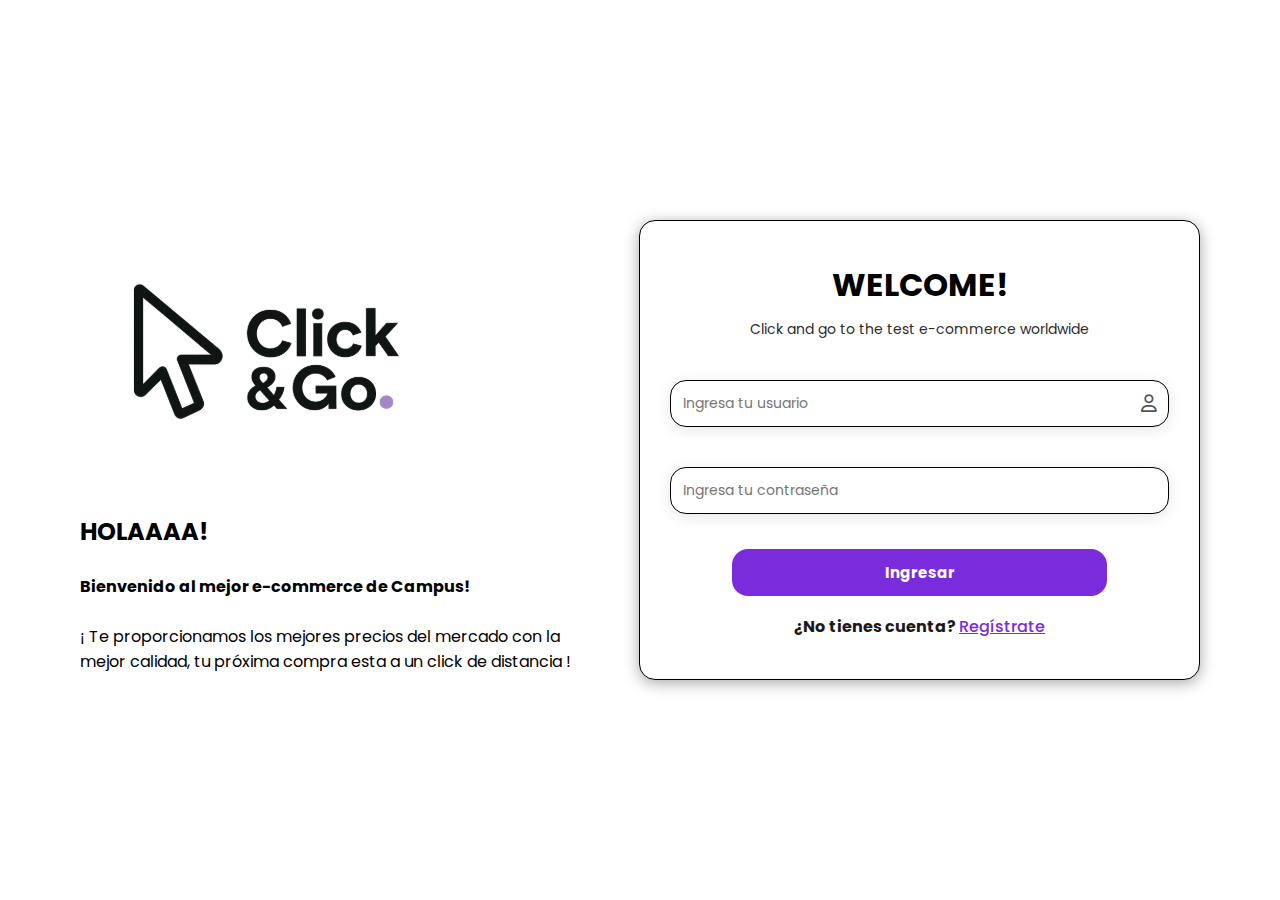
<file: index.html>
<html lang="es">
<head>
    <meta charset="UTF-8">
    <meta name="viewport" content="width=device-width, initial-scale=1.0">
    <title>Click&go - Tu Tienda Online</title>
    <link rel="stylesheet" href="styles.css">
</head>
<body>
    <script>
      // Verificar sesión antes de cargar la tienda
    const user = localStorage.getItem("sessionUser");
    if (!user) {
        window.location.href = "login.html";
    }
    </script>

    <div class="container">
        <!-- Header -->
        <div class="header">
            <img src="./assets/image3.svg" alt="LOGO" class="logo">
            <div class="controls">
                <input type="text" class="search-input" placeholder="Buscar productos...">
                <select class="sort-select">
                    <option value="">Ordenar por</option>
                    <option value="price-asc">Precio: Menor a Mayor</option>
                    <option value="price-desc">Precio: Mayor a Menor</option>
                    <option value="title-asc">Nombre: A-Z</option>
                    <option value="title-desc">Nombre: Z-A</option>
                    <option value="rating-desc">Mejor valorados</option>
                </select>
                <button class="cart-button" id="cartButton">
                    🛒 Carrito
                    <span class="cart-count" id="cartCount">0</span>
                </button>
                <button onclick="logout()" class="cart-button">Cerrar Sesión</button>
            </div>
        </div>

        <!-- Botones de categorías -->
        <div class="categories">
            <button class="category-btn" data-category="" title="Todas">🌐</button>
            <button class="category-btn" data-category="electronics" title="Electrónica"><img src="./assets/pcLogo.png" alt=""></button>
            <button class="category-btn" data-category="women's clothing" title="Ropa Mujer"><img src="./assets/vestidoLogo.png" alt=""></button>
            <button class="category-btn" data-category="jewelery" title="Joyería"><img src="./assets/anilloLogo.png" alt=""></button>
            <button class="category-btn" data-category="men's clothing" title="Ropa Hombre"><img src="./assets/CamisaLogo.png" alt=""></button>
        </div>

        <!-- Loading -->
        <div class="loading" id="loading">
            <div class="spinner"></div>
            Cargando productos...
        </div>

        <!-- Products Grid -->
        <div class="products" id="products"></div>
        <div id="pagination" class="pagination-controls"></div>
        
    </div>

    <!-- Cart Modal -->
    <div class="cart-modal" id="cartModal">
        <div class="cart-content">
            <div class="cart-header">
                <h2 class="cart-title">Mi Carrito</h2>
                <button class="close-cart" id="closeCart">✕</button>
            </div>
            <div id="cartItems"></div>
            <div class="cart-total" id="cartTotal"></div>
        </div>
    </div>

    <!-- Scripts -->
    <script type="module" src="main.js"></script>
    <script>
    function logout() {
        localStorage.removeItem("sessionUser");
        window.location.href = "login.html";
    }
    </script>
</body>
</html>
</file>
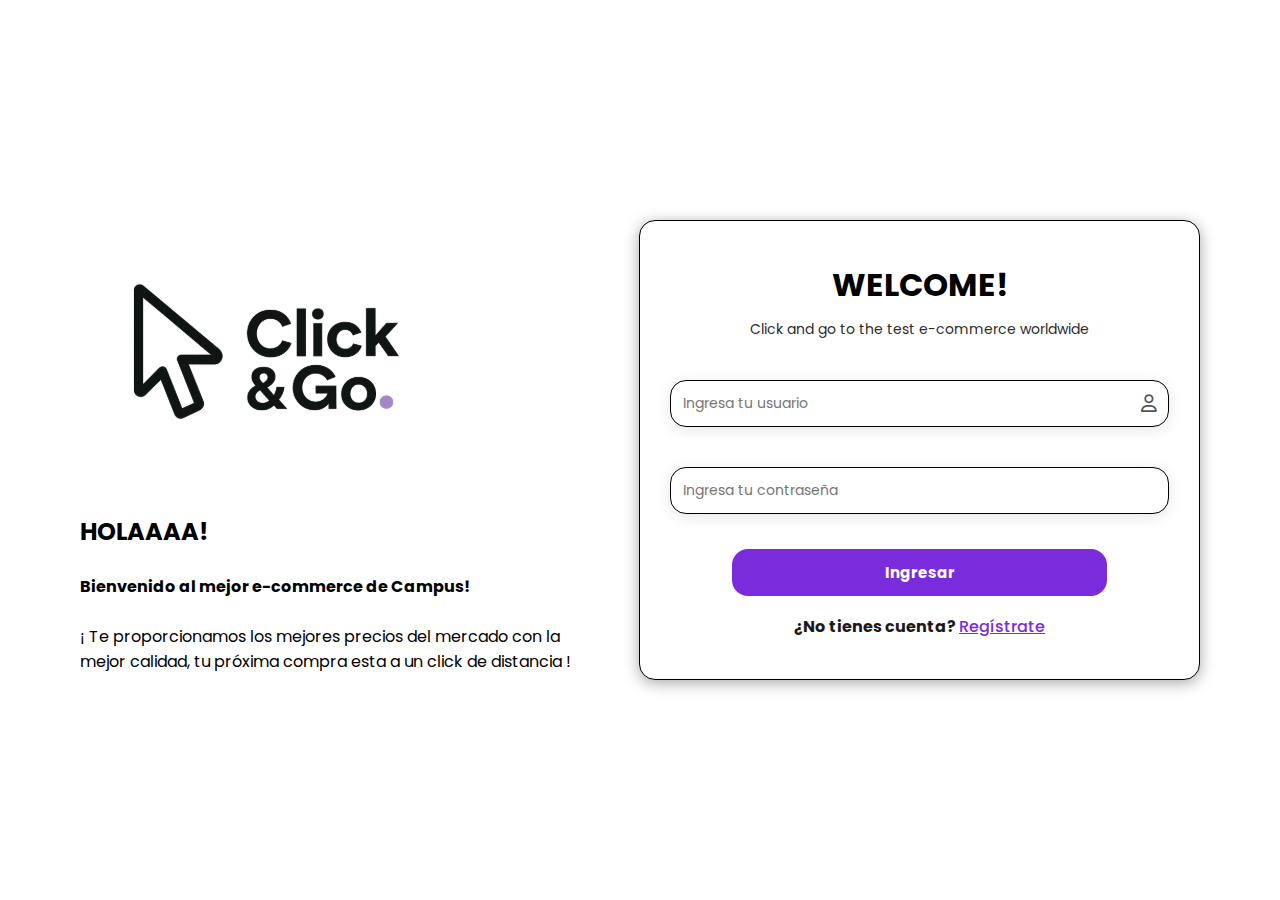
<file: login.html>
<!DOCTYPE html>
<html lang="en">

<head>
    <meta charset="UTF-8">
    <meta name="viewport" content="width=device-width, initial-scale=1.0">
    <link rel="stylesheet" href="https://cdnjs.cloudflare.com/ajax/libs/font-awesome/6.5.0/css/all.min.css">
    <link rel="stylesheet" href="https://cdn-uicons.flaticon.com/uicons-regular-rounded/css/uicons-regular-rounded.css">
    <link rel="stylesheet" href="login.css">
    <title>Click & Go</title>
</head>

<body>
    <div class="info-login">
        <img class="logo" src="./assets/image3.svg" alt="Logotipo Click & Go">
        <h2>HOLAAAA!</h2>
        <br>
        <p><strong>Bienvenido al mejor e-commerce de Campus!</strong></p>
        <br>
        <p>¡ Te proporcionamos los mejores precios del mercado con la mejor calidad, tu próxima compra esta a un click
            de distancia !</p>
    </div>
    <form id="login-form" class="login">
        <h2>WELCOME!</h2>
        <p>Click and go to the test e-commerce worldwide</p>

        <div class="input-group">
            <input type="text" class="name-user" id="username" placeholder="Ingresa tu usuario" required>
            <i class="fa-regular fa-user"></i>
        </div>

        <div class="input-group">
            <input type="password" class="password-user" id="password-user" placeholder="Ingresa tu contraseña" required>
            <i class="fi fi-rr-lock"></i>
        </div>

        <button type="submit" id = "loginBtn">Ingresar</button>

        <h4>¿No tienes cuenta? <a href="registrar.html">Regístrate</a></h4>
    </form>
    <script src="script.js"></script>
</body>

</html>
</file>
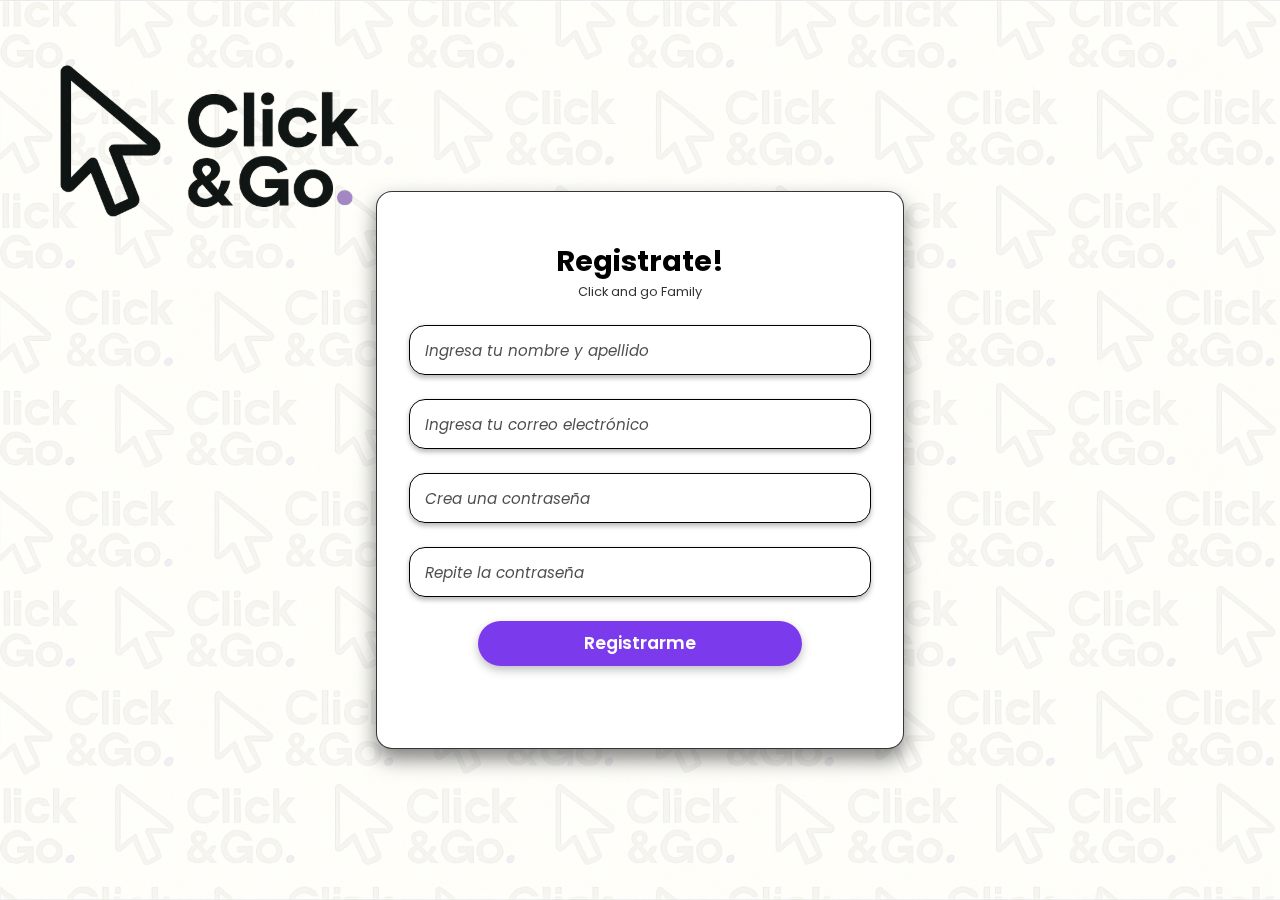
<file: registrar.html>
<!DOCTYPE html>
<html lang="en">

<head>
    <meta charset="UTF-8">
    <meta name="viewport" content="width=device-width, initial-scale=1.0">
    <link rel="stylesheet" href="registrar.css">
    <link rel="stylesheet" href="https://cdn-uicons.flaticon.com/uicons-thin-straight/css/uicons-thin-straight.css">
    <title>Click & Go</title>
</head>

<body>
    <header>
        <img src="./assets/image3.svg" alt="Logo Click&Go">
    </header>

    <div class="wrapper">
        <form id="register-form">
            <h1> Registrate! </h1>
            <p>Click and go Family</p>
            <div class="input-box">
                <input type="text" placeholder="Ingresa tu nombre y apellido" required>
                <i class="fi fi-ts-circle-user"></i>
            </div>
            <div class="input-box">
                <input type="email" placeholder="Ingresa tu correo electrónico" required>
                <i class="fi fi-ts-at"></i>
            </div>
            <div class="input-box">
                <input type="password" placeholder="Crea una contraseña" required>
                <i class="fi fi-rr-user"></i>
            </div>
            <div class="input-box">
                <input type="password" placeholder="Repite la contraseña" required>
                <i class="fa-solid fa-lock"></i> 
            </div>

            <button type="submit" class="btn">Registrarme</button>
            <br>
            <br>
        </form>
    </div>
    <script src="script.js"></script>
</body>
</html>
</file>
<file: styles.css>
* {
    margin: 0;
    padding: 0;
    box-sizing: border-box;
}

body {
    font-family: 'Segoe UI', Tahoma, Geneva, Verdana, sans-serif;
    background: #ffffff;
    /* background: linear-gradient(135deg, #667eea 0%, #764ba2 100%); */
    min-height: 100vh;
    color: #333;
}

.container {
    max-width: 1400px;
    margin: 0 auto;
    padding: 20px;
}

/* Header */
.header {
    background: rgba(255, 255, 255, 0.95);
    backdrop-filter: blur(10px);
    border-radius: 15px;
    padding: 20px;
    margin-bottom: 30px;
    box-shadow: 0 8px 32px rgba(0, 0, 0, 0.1);
}

.header h1 {
    text-align: center;
    color:  #7C3AED;
    font-size: 2.5rem;
    margin-bottom: 20px;
    text-shadow: 2px 2px 4px rgba(0, 0, 0, 0.1);
}

/* Controles */
.controls {
    display: grid;
    grid-template-columns: 1fr 200px 200px auto;
    gap: 15px;
    align-items: center;
    margin-bottom: 20px;
}

.search-input, .filter-select, .sort-select {
    padding: 12px 15px;
    border: 2px solid #000000;
    border-radius: 10px;
    font-size: 16px;
    transition: all 0.3s ease;
    background: white;
    box-shadow: 3px 3px 0px 0px rgba(124, 58, 237, 0.3);
}

.search-input:focus, .filter-select:focus, .sort-select:focus {
    outline: none;
    border-color: #7C3AED;
    box-shadow: 0 0 0 3px rgba(102, 126, 234, 0.1);
}

.cart-button {
    background: #7C3AED;
    color: white;
    border: none;
    padding: 12px 20px;
    border-radius: 10px;
    font-size: 16px;
    font-weight: 600;
    cursor: pointer;
    transition: all 0.3s ease;
    position: relative;
    width: 120px;
}

.cart-button:hover {
    transform: translateY(-2px);
    box-shadow: 0 8px 25px rgba(102, 126, 234, 0.3);
}

.cart-count {
    position: absolute;
    top: -8px;
    right: -8px;
    background: #ff4757;
    color: white;
    border-radius: 50%;
    width: 24px;
    height: 24px;
    display: flex;
    align-items: center;
    justify-content: center;
    font-size: 12px;
    font-weight: bold;
}

/* Grid de productos */
.products {
    display: grid;
    grid-template-columns: repeat(auto-fill, minmax(280px, 1fr));
    gap: 25px;
    margin-bottom: 40px;
}

.card {
    background: white;
    border-radius: 15px;
    padding: 20px;
    box-shadow: 0 10px 30px rgba(0, 0, 0, 0.1);
    transition: all 0.3s ease;
    position: relative;
    overflow: hidden;
    display: flex;
    flex-direction: column;
}

.card::before {
    content: '';
    position: absolute;
    top: 0;
    left: 0;
    right: 0;
    height: 4px;
    background:  #7C3AED;
}

.card:hover {
    transform: translateY(-10px);
    box-shadow: 0 20px 40px rgba(0, 0, 0, 0.15);
}

.card img {
    width: 100%;
    height: 200px;
    object-fit: contain;
    margin-bottom: 15px;
    border-radius: 10px;
    background: #f8f9fa;
    padding: 10px;
}

.product-category {
    background: #7C3AED;
    color: white;
    padding: 4px 12px;
    border-radius: 20px;
    font-size: 12px;
    display: inline-block;
    margin-bottom: 10px;
    text-transform: uppercase;
    font-weight: 600;
}

.card h2 {
    font-size: 18px;
    font-weight: 600;
    margin-bottom: 10px;
    color: #333;
    line-height: 1.4;
    height: 50px;
    overflow: hidden;
    display: -webkit-box;
    -webkit-line-clamp: 2;
    -webkit-box-orient: vertical;
}

.card p {
    color: #666;
    font-size: 14px;
    margin-bottom: 15px;
    height: 60px;
    overflow: hidden;
    display: -webkit-box;
    -webkit-line-clamp: 3;
    -webkit-box-orient: vertical;
    flex-grow: 1;
}

.price {
    font-size: 24px;
    font-weight: 700;
    color: #667eea;
    margin-bottom: 15px;
}

.rating {
    display: flex;
    align-items: center;
    gap: 5px;
    margin-bottom: 15px;
    font-size: 14px;
    color: #666;
}

.stars {
    color: #ffd700;
}

.card button {
    width: 100%;
    background:  #7C3AED;
    color: white;
    border: none;
    padding: 12px;
    border-radius: 10px;
    font-size: 16px;
    font-weight: 600;
    cursor: pointer;
    transition: all 0.3s ease;
    margin-top: auto;
}

.card button:hover {
    background: #7C3AED;
    transform: translateY(-2px);
}

.card button:disabled {
    background: #ccc;
    cursor: not-allowed;
    transform: none;
}

/* Modal del carrito */
.cart-modal {
    position: fixed;
    top: 0;
    left: 0;
    width: 100%;
    height: 100%;
    background: rgba(0, 0, 0, 0.7);
    display: none;
    z-index: 1000;
    backdrop-filter: blur(5px);
}

.cart-modal.active {
    display: flex;
    align-items: center;
    justify-content: center;
}

.cart-content {
    background: white;
    border-radius: 20px;
    padding: 30px;
    max-width: 600px;
    width: 90%;
    max-height: 80vh;
    overflow-y: auto;
    position: relative;
}

.cart-header {
    display: flex;
    justify-content: space-between;
    align-items: center;
    margin-bottom: 30px;
    padding-bottom: 15px;
    border-bottom: 2px solid #f0f0f0;
}

.cart-title {
    font-size: 24px;
    font-weight: 700;
    color: #333;
}

.close-cart {
    background: none;
    border: none;
    font-size: 24px;
    cursor: pointer;
    color: #666;
    padding: 5px;
    border-radius: 50%;
    transition: all 0.3s ease;
}

.close-cart:hover {
    background: #f0f0f0;
    color: #333;
}

.cart-item {
    display: grid;
    grid-template-columns: 80px 1fr auto auto;
    gap: 15px;
    align-items: center;
    padding: 15px 0;
    border-bottom: 1px solid #f0f0f0;
}

.cart-item-image {
    width: 80px;
    height: 80px;
    object-fit: contain;
    border-radius: 8px;
    background: #f8f9fa;
    padding: 5px;
}

.cart-item-info h4 {
    font-size: 16px;
    margin-bottom: 5px;
    color: #333;
}

.cart-item-info p {
    color: #666;
    font-size: 14px;
}

.quantity-controls {
    display: flex;
    align-items: center;
    gap: 10px;
}

.quantity-btn {
    background: #7C3AED;
    color: white;
    border: none;
    width: 30px;
    height: 30px;
    border-radius: 50%;
    cursor: pointer;
    font-size: 18px;
    display: flex;
    align-items: center;
    justify-content: center;
    transition: all 0.3s ease;
}

.quantity-btn:hover {
    background:  #7C3AED;
    transform: scale(1.1);
}

.quantity {
    font-weight: 600;
    min-width: 20px;
    text-align: center;
}

.remove-item {
    background: #ff4757;
    color: white;
    border: none;
    padding: 8px 12px;
    border-radius: 6px;
    cursor: pointer;
    font-size: 12px;
    transition: all 0.3s ease;
}

.remove-item:hover {
    background: #ff3838;
    transform: scale(1.05);
}

.cart-total {
    margin-top: 20px;
    padding-top: 20px;
    border-top: 2px solid #f0f0f0;
    text-align: center;
}

.total-amount {
    font-size: 28px;
    font-weight: 700;
    color:  #7C3AED;
    margin-bottom: 20px;
}

.checkout-btn {
    margin-top: 10px;
    background:  #7C3AED;
    color: white;
    border: none;
    padding: 15px 30px;
    border-radius: 10px;
    font-size: 18px;
    font-weight: 600;
    cursor: pointer;
    transition: all 0.3s ease;
    width: 100%;
}

.checkout-btn:hover {
    background:  #7C3AED;
    transform: translateY(-2px);
}

.empty-cart {
    text-align: center;
    padding: 40px 20px;
    color: #666;
}

.empty-cart-icon {
    font-size: 48px;
    margin-bottom: 20px;
    opacity: 0.5;
}

/* Loading */
.loading {
    text-align: center;
    padding: 40px;
    color: white;
    font-size: 18px;
}

.spinner {
    border: 4px solid rgba(255, 255, 255, 0.3);
    border-top: 4px solid white;
    border-radius: 50%;
    width: 40px;
    height: 40px;
    animation: spin 1s linear infinite;
    margin: 0 auto 20px;
}

/* Overlay de login */
.login-overlay {
    position: fixed;
    top: 0;
    left: 0;
    width: 100%;
    height: 100%;
    background: rgba(0,0,0,0.85);
    display: flex;
    align-items: center;
    justify-content: center;
    z-index: 2000;
}

.login-box {
    background: white;
    padding: 30px;
    border-radius: 15px;
    max-width: 400px;
    width: 90%;
    text-align: center;
    box-shadow: 0 8px 25px rgba(0,0,0,0.3);
}

.login-box h2 {
    margin-bottom: 20px;
    color:  #7C3AED;
}

.login-box input {
    width: 100%;
    padding: 12px;
    margin: 10px 0;
    border: 2px solid #ddd;
    border-radius: 10px;
    font-size: 16px;
}

.login-box button {
    width: 100%;
    padding: 12px;
    border: none;
    border-radius: 10px;
    background:  #7C3AED;
    color: white;
    font-size: 16px;
    font-weight: bold;
    cursor: pointer;
    transition: 0.3s;
}

.login-box button:hover {
    background: #7C3AED;
}

.login-box .error {
    margin-top: 10px;
    color: red;
    font-size: 14px;
}

.login-body {
    display: flex;
    align-items: center;
    justify-content: center;
    min-height: 100vh;
    background:  #ffffff;
}

.login-container {
    background: white;
    padding: 30px;
    border-radius: 15px;
    max-width: 400px;
    width: 90%;
    text-align: center;
    border: #000000 2px solid;
    box-shadow: 0 8px 25px rgba(0,0,0,0.3);
}

.login-container h1 {
    margin-bottom: 20px;
    color:  #7C3AED;
}

.login-container input {
    width: 100%;
    padding: 12px;
    margin: 10px 0;
    border: 2px solid #000;
    border-radius: 10px;
    font-size: 16px;
    box-shadow: 3px 3px 0 0 rgba(0,0,0,0.3);
}

.login-container button {
    width: 100%;
    padding: 12px;
    border: none;
    border-radius: 10px;
    background:  #7C3AED;
    color: white;
    font-size: 16px;
    font-weight: bold;
    cursor: pointer;
    transition: 0.3s;
}

.login-container button:hover {
    background:  #7C3AED;
}

.login-container .error {
    margin-top: 10px;
    color: red;
    font-size: 14px;
}


.logo {
    width: 200px;
    height: auto;
    display: block;
    margin: 0 auto 20px;
}

.text-intermedio {
    text-align: center;
    margin-bottom: 30px;
    color: white;
    text-shadow: 1px 1px 4px rgba(0,0,0,0.3);
}

/* Botones de categorías */
.categories {
    display: flex;
    justify-content: center;
    gap: 20px;
    margin: 20px 0 40px;
}

.category-btn {
    width: 70px;
    height: 70px;
    border-radius: 50%;
    border: none;
    background: #ffffff;
    font-size: 30px;
    display: flex;
    align-items: center;
    justify-content: center;
    margin-left: 75px;
    margin-right: 75px;
    cursor: pointer;
    box-shadow: 3px 3px 3px 3px rgba(124, 58, 237, 0.3);
    transition: all 0.3s ease;
}

.category-btn:hover {
    transform: translateY(-5px);
    /* box-shadow: 0 12px 30px rgba(0,0,0,0.25); */
}

.category-btn.active {
    background:  #7C3AED;
    color: white;
    box-shadow: 0 12px 30px rgba(124, 58, 237, 0.5);
}

.logo {
    width: 180px;
    height: auto;
    display: block;
    margin: 0 auto 20px;
}

@keyframes spin {
    0% { transform: rotate(0deg); }
    100% { transform: rotate(360deg); }
}

/* Animaciones para notificaciones */
@keyframes slideIn {
    from { transform: translateX(100%); opacity: 0; }
    to { transform: translateX(0); opacity: 1; }
}

/* Diseño responsivo */
@media (max-width: 768px) {
    .container {
        padding: 15px;
    }

    .header h1 {
        font-size: 2rem;
    }

    .controls {
        grid-template-columns: 1fr;
        gap: 10px;
    }

    .products {
        grid-template-columns: repeat(auto-fill, minmax(250px, 1fr));
        gap: 20px;
    }

    .cart-content {
        margin: 20px;
        padding: 20px;
    }

    .cart-item {
        grid-template-columns: 60px 1fr;
        gap: 10px;
    }

    .cart-item-image {
        width: 60px;
        height: 60px;
    }

    .quantity-controls,
    .remove-item {
        grid-column: 2;
        justify-self: start;
        margin-top: 10px;
    }
}

@media (max-width: 480px) {
    .products {
        grid-template-columns: 1fr;
    }
    
    .card {
        margin: 0 10px;
    }
}

/* Estilos para el contenedor de los botones de categoría */
.categories {
    display: flex;
    justify-content: center; 
    gap: 10px;
    margin-bottom: 20px;
    overflow-x: auto; 
    -webkit-overflow-scrolling: touch; 
    white-space: nowrap; 
    padding-bottom: 10px; 
}


.categories::-webkit-scrollbar {
    display: none;
}

/* Estilos base para los botones de categoría */
.category-btn {
    margin-top: 5px;
    border-radius: 50%; 
    flex-shrink: 0; 
    width: 60px; 
    height: 60px;
    padding: 0;
    display: flex;
    justify-content: center;
    align-items: center;
    background-color: white;
    border: 2px solid #ddd;
    box-shadow: 0 4px 6px rgba(0, 0, 0, 0.1);
    transition: all 0.3s ease;
}

.category-btn:hover {
    border-color: #7a2bdb;
    transform: translateY(-2px);
    box-shadow: 0 3px 6px rgba(0, 0, 0, 0.15);
}

.category-btn img {
    width: 35px; /* Ajusta el tamaño de la imagen */
    height: 35px;
}

@media (max-width: 600px) {
    .category-btn {
        width: 45px; 
        height: 45px;
    }

    .category-btn img {
        width: 25px;
        height: 25px;
    }

    .categories {
        gap: 5px;
    }
}
</file>
<file: login.css>
@import url('https://fonts.googleapis.com/css2?family=Poppins:wght@300;400;600;700&display=swap');

* {
    margin: 0;
    padding: 0;
    box-sizing: border-box;
    font-family: "Poppins", sans-serif;
}

body {
    display: flex;
    justify-content: space-between;
    align-items: center;
    height: 100vh;
    background: #fff;
    padding: 0 80px;
    gap: 60px;
    flex-wrap: wrap;
}

.info-login {
    flex: 1;
    display: flex;
    flex-direction: column;
    justify-content: center;
    max-width: 45%;
    text-align: left;
}

.info-login .logo {
    width: 100%;
    max-width: 400px;
    height: auto;
    margin-bottom: 20px;
}

.contenido {
    display: flex;
    flex-direction: column;
    gap: 10px;
}

.login {
    flex: 1;
    max-width: 200vh;
    width: 100%;
    background: white;
    border-radius: 1rem;
    box-shadow: 0 3px 15px rgba(0, 0, 0, 0.35);
    border: 1.5px solid black;
    padding: 40px 30px;
    display: flex;
    flex-direction: column;
    justify-content: flex-start;
    align-items: center;
    text-align: center;
}

.login h2 {
    font-size: 2rem;
    margin-bottom: 10px;
    font-weight: 700;
}

.login p {
    font-size: 14px;
    color: #2c2b2b;
    margin-bottom: 20px;
}

.login input {
    width: 100%;
    padding: 12px;
    margin: 10px 0;
    border: 1px solid #000;
    border-radius: 16px;
    outline: none;
    font-size: 14px;
    box-shadow: 0 3px 15px rgba(0, 0, 0, 0.1);
}

.input-group {
    position: relative;
    width: 100%;
    margin: 10px 0;
}

.input-group input {
    width: 100%;
    padding: 12px 40px 12px 12px;
    border-radius: 16px;
    outline: none;
}

.input-group i {
    position: absolute;
    right: 12px;
    top: 50%;
    transform: translateY(-50%);
    color: #555;
    font-size: 18px;
}

.login button {
    width: 75%;
    padding: 12px;
    margin-top: 15px;
    background: #7a2bdb;
    color: white;
    font-weight: bold;
    border: none;
    border-radius: 16px;
    font-size: 15px;
    cursor: pointer;
    transition: 0.3s;
}

.login button:hover {
    background: #5b1aa8;
}

.login h4 {
    font-size: 16px;
    margin-top: 18px;
    color: #1b1a1a;
}

.login h4 a {
    color: #7a2bdb;
    font-weight: 500;
}

.login h4 a:hover {
    text-decoration: underline;
}

/* MEDIA QUERIES */
@media (max-width: 900px) {
    body {
        flex-direction: column;
        padding: 20px;
        gap: 30px;
        height: auto;
    }

    .info-login {
        max-width: 100%;
        align-items: center;
        text-align: center;
    }

    .login {
        max-width: 100%;
        padding: 30px 20px;
    }

    .login h2 {
        font-size: 1.8rem;
    }

    .login p {
        font-size: 13px;
    }

    .login h4 {
        font-size: 14px;
    }
}

@media (max-width: 500px) {
    .login {
        padding: 20px 15px;
    }

    .login h2 {
        font-size: 1.5rem;
    }

    .login button {
        font-size: 14px;
    }
}
</file>
<file: registrar.css>
@import url('https://fonts.googleapis.com/css2?family=Poppins:wght@300;400;600;700&display=swap');

html {
    font-size: 100%;
}

* {
    margin: 0;
    padding: 0;
    box-sizing: border-box;
    font-family: "Poppins", sans-serif;
}

body {
    display: flex;
    justify-content: center;
    align-items: center;
    min-height: 100vh;
    background-size: cover;
    background-position: center;
    background-image: url("./assets/fondo\ con\ marca\ de\ agua.png");
}

header {
    position: absolute;
    top: 0px;
    left: 0px;
}

header img {
    width: 50vh; 
}

.wrapper {
    margin-top: 2.5rem;
    color: #000000;
    width: 33rem;
    background-color: white;
    border: 1px solid rgba(0, 0, 0, 0.788);
    backdrop-filter: blur(15px);
    box-shadow: 0 10px 20px rgba(0, 0, 0, 0.5);
    border-radius: 1rem;
    padding: 2rem;
}

.wrapper h1 {
    margin-top: 1rem;
    font-size: 1.8rem;
    text-align: center;
    font-weight: 650;
}

.wrapper p {
    font-size: 0.8rem;
    text-align: center;
    color: #333;
}

.wrapper .input-box {
    width: 100%;
    height: 3.125rem;
    position: relative;
    margin: 1.5rem 0;
}

.input-box input {
    width: 100%;
    height: 100%;
    background: transparent;
    outline: none;
    border: 1.5px solid black;
    font-size: 0.95rem;
    box-shadow: 0 2.5px 5px rgba(0, 0, 0, 0.275);
    color: #000;
    border-radius: 1rem;
    padding-left: 15px;  
    padding-right: 40px; 
}

.input-box input::placeholder {
    color: rgba(0, 0, 0, 0.7);
    font-style: italic;
}

.input-box input:focus::placeholder {
    color: black;
}

.input-box input:focus {
    box-shadow: 0 0 8px rgba(124, 58, 237, 0.5);
    border-color: #7C3AED;
}

.input-box i {
    position: absolute;
    right: 15px;
    top: 50%;
    transform: translateY(-50%);
    font-size: 1.2rem;
    color: #555;
}

.wrapper .remember-password {
    display: flex;
    justify-content: space-between;
    font-size: 0.875rem;
    margin: -0.5rem 0 1rem;
}

.remember-password label input {
    accent-color: #7C3AED;
    margin-right: 0.3rem;
}

.wrapper .btn {
    width: 70%;
    height: 2.8rem;
    background-color: #7C3AED;
    border: none;
    outline: none;
    border-radius: 2rem;
    box-shadow: 0 4px 10px rgba(0, 0, 0, 0.25);
    font-size: 1.1rem;
    color: #fff;
    font-weight: 600;
    cursor: pointer;
    transition: 0.3s ease;
    display: block;  
    margin: 0 auto;     
    text-align: center; 
}

.wrapper .btn:hover {
    background-color: #6929d9;
    box-shadow: 0 6px 14px rgba(0, 0, 0, 0.3);
}
</file>
